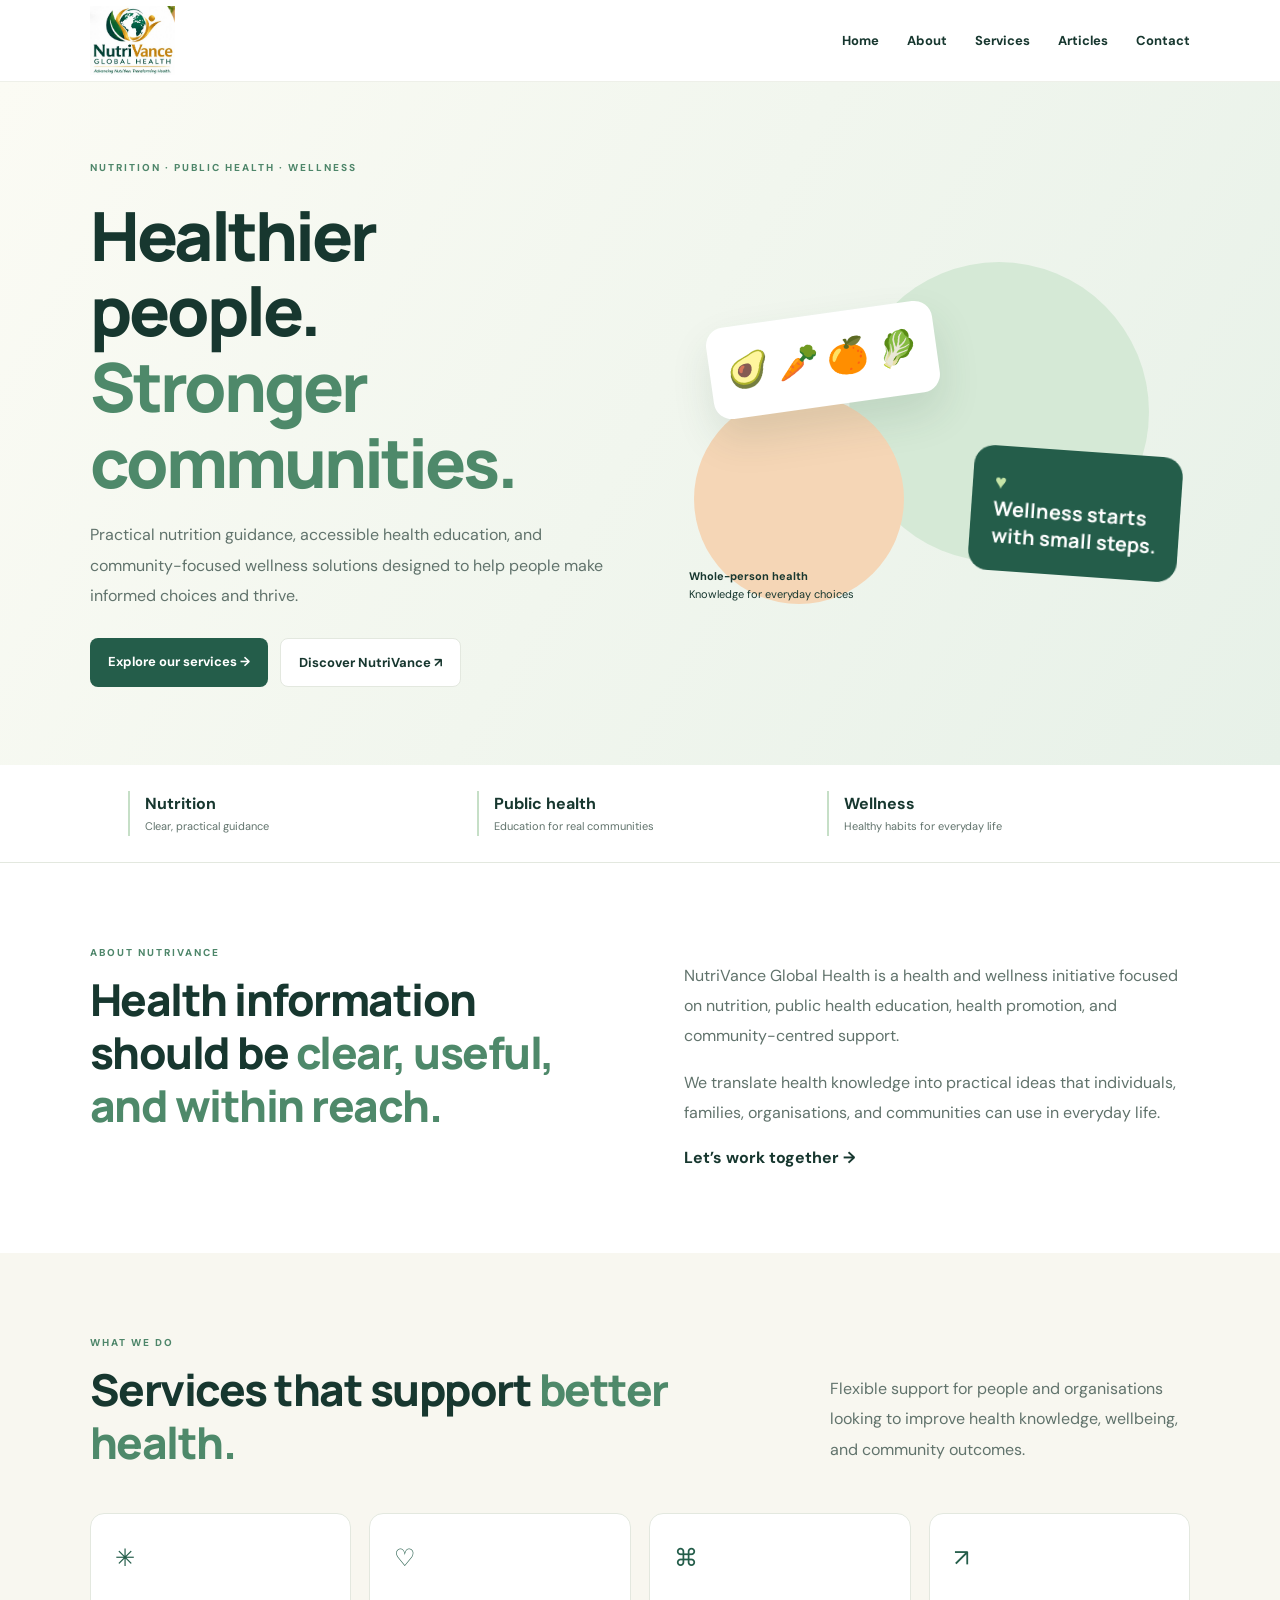
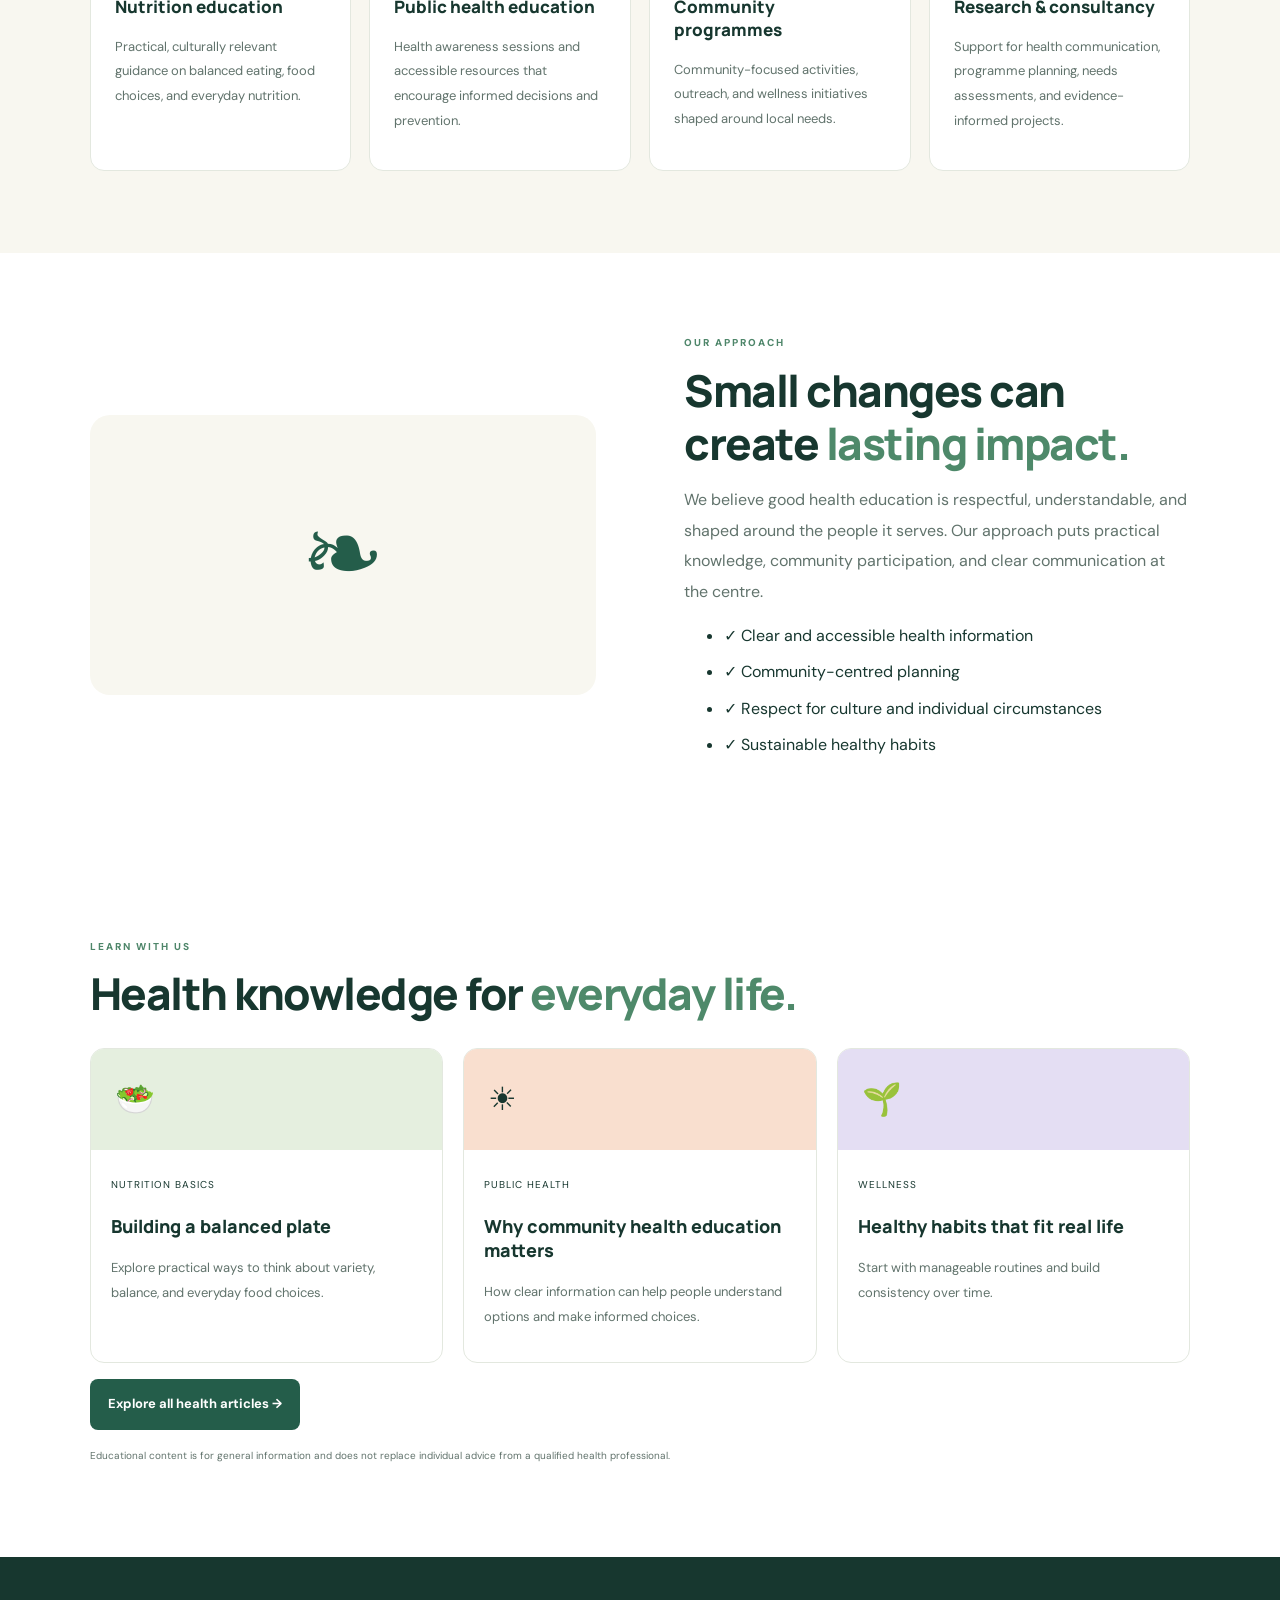
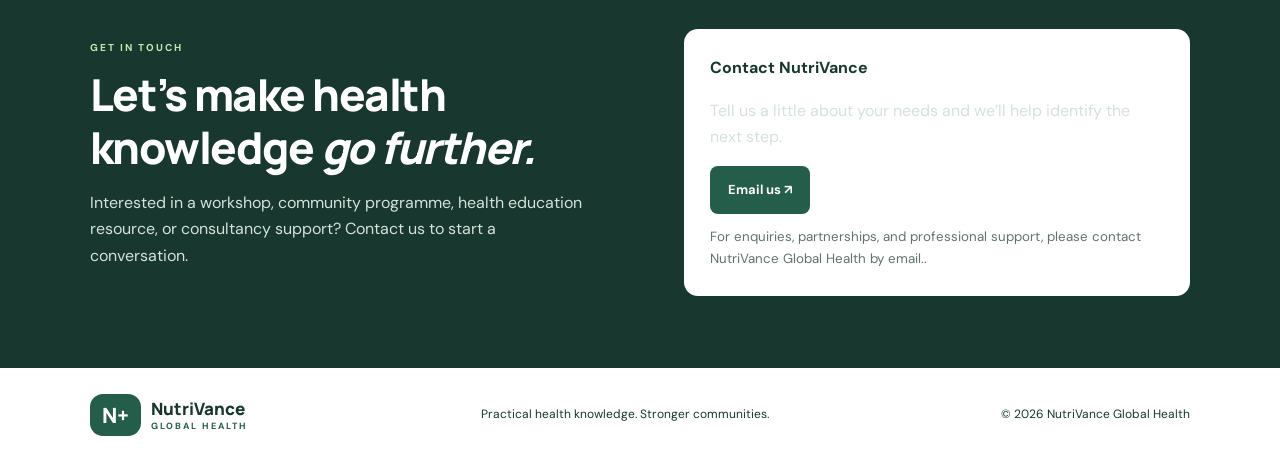
<file: index.html>
<!DOCTYPE html>
<html lang="en">
<head>
<meta charset="utf-8">
<meta name="viewport" content="width=device-width, initial-scale=1">
<meta name="description" content="NutriVance Global Health supports healthier communities through nutrition, public health education and wellness.">
<title>NutriVance Global Health</title>
<style>
@import url('https://fonts.googleapis.com/css2?family=DM+Sans:wght@400;500;600;700&family=Manrope:wght@400;500;600;700;800&display=swap');
:root{--ink:#17372f;--muted:#61736c;--green:#245d4a;--cream:#f8f7f0;--line:#e3e8df}
*{box-sizing:border-box}
html{scroll-behavior:smooth}
body{margin:0;color:var(--ink);font-family:'DM Sans',sans-serif;line-height:1.65}
a{color:inherit;text-decoration:none}
.header{height:82px;display:flex;align-items:center;justify-content:space-between;padding:0 7%;border-bottom:1px solid #eef0e9;background:white;position:sticky;top:0}
.brand{display:flex;align-items:center;gap:10px;font:800 17px Manrope}
.brand-logo{display:block;height:70px;width:auto;max-width:260px;object-fit:contain}
.mark{background:var(--green);color:white;border-radius:13px;padding:7px 12px;font-size:21px}
.brand small{display:block;letter-spacing:2px;font:700 9px 'DM Sans';color:var(--green)}
nav{display:flex;align-items:center;gap:28px;font-size:13px;font-weight:700}
.cta{background:var(--green);color:white;padding:12px 18px;border-radius:8px}
.hero{padding:78px 7%;display:grid;grid-template-columns:1fr 1fr;gap:6%;align-items:center;background:linear-gradient(120deg,#fbfbf4,#e7f1e8)}
.eyebrow,.tag{font-size:10px;letter-spacing:2px;font-weight:800;color:#4e866a}
.hero h1{font:800 clamp(42px,5.3vw,68px)/1.12 Manrope;letter-spacing:-3px;margin:20px 0}
.hero h1 em,.section h2 em{font-style:normal;color:#4e896a}
.hero p,.section p{color:var(--muted);line-height:1.9}
.hero p{max-width:540px}
.buttons{display:flex;gap:12px;margin-top:26px;flex-wrap:wrap}
.button{padding:13px 18px;border-radius:8px;font-weight:700;font-size:13px;background:var(--green);color:white;display:inline-block}
.button.secondary{background:white;color:var(--ink);border:1px solid var(--line)}
.art{height:360px;position:relative;display:grid;place-items:center}
.orb{position:absolute;border-radius:50%;width:300px;height:300px;background:#d5e9d6;right:8%;top:5%}
.orb2{position:absolute;border-radius:50%;width:210px;height:210px;background:#f5d6b6;left:4%;bottom:0}
.food{position:absolute;z-index:1;top:70px;left:7%;padding:18px;background:white;border-radius:18px;box-shadow:0 20px 40px #284f3920;font-size:34px;transform:rotate(-8deg)}
.heart{position:absolute;z-index:2;right:2%;bottom:28px;background:var(--green);color:white;padding:22px;border-radius:20px;transform:rotate(4deg);font:700 20px Manrope}
.heart span{color:#c6e4a7}
.caption{position:absolute;bottom:0;left:3%;font-size:11px}
.strip{display:grid;grid-template-columns:repeat(3,1fr);gap:24px;padding:26px 10%;border-bottom:1px solid var(--line)}
.strip div{border-left:2px solid #c6dfc7;padding-left:15px}
.strip strong,.strip span{display:block}
.strip span{font-size:11px;color:var(--muted)}
.section{padding:82px 7%}
.intro{display:grid;grid-template-columns:1fr 1fr;gap:8%;align-items:start}
.section h2,.contact h2{font:800 clamp(30px,3.5vw,44px)/1.2 Manrope;letter-spacing:-1.5px;margin:12px 0}
.services{background:var(--cream)}
.heading{display:flex;justify-content:space-between;gap:30px;align-items:end;margin-bottom:32px}
.heading p{max-width:360px}
.cards{display:grid;grid-template-columns:repeat(4,1fr);gap:18px}
.card{background:white;padding:24px;border:1px solid var(--line);border-radius:14px}
.card .icon{font-size:24px;color:var(--green)}
.card h3{font:800 17px Manrope}
.card p{font-size:13px}
.approach{display:grid;grid-template-columns:1fr 1fr;gap:8%;align-items:center}
.visual{background:var(--cream);border-radius:20px;min-height:280px;display:grid;place-items:center;font-size:100px;color:var(--green)}
.approach li{margin:10px 0}
.article-grid{display:grid;grid-template-columns:repeat(3,1fr);gap:20px;margin-top:28px}
.article{border:1px solid var(--line);border-radius:14px;overflow:hidden}
.article .emoji{padding:24px;background:#e5efdf;font-size:32px}
.article>div:last-child{padding:20px}
.article small{font-size:10px;letter-spacing:1px}
.article h3{font:800 18px Manrope}
.article p{font-size:13px}
.contact{padding:72px 7%;background:var(--ink);color:white;display:grid;grid-template-columns:1fr 1fr;gap:8%;align-items:center}
.contact p{color:#d5e2da}
.panel{background:white;color:var(--ink);padding:26px;border-radius:14px}
.panel small{display:block;color:var(--muted);margin-top:12px}
.footer{padding:26px 7%;display:flex;justify-content:space-between;align-items:center;gap:20px;font-size:12px;flex-wrap:wrap}
@media(max-width:800px){.hero,.intro,.approach,.contact{grid-template-columns:1fr}.hero{padding-top:48px}.art{height:300px}.cards{grid-template-columns:repeat(2,1fr)}.article-grid{grid-template-columns:1fr}.strip{padding:22px 7%;gap:12px}.heading{display:block}nav{gap:10px}}
@media(max-width:480px){.cards{grid-template-columns:1fr}.strip{grid-template-columns:1fr}.brand-logo{max-width:190px}}
</style>
</head>
<body>
<header class="header">
  <a class="brand" href="#home">
    <img src="nutrivance-logo.jpeg" alt="NutriVance Global Health" class="brand-logo">
  </a>
  <nav>
    <a href="#home">Home</a>
    <a href="#about">About</a>
    <a href="#services">Services</a>
    <a href="#articles">Articles</a>
    <a href="#contact">Contact</a>
  </nav>
</header>
<main><section class="hero" id="home"><div><div class="eyebrow">NUTRITION · PUBLIC HEALTH · WELLNESS</div><h1>Healthier people.<br><em>Stronger communities.</em></h1><p>Practical nutrition guidance, accessible health education, and community-focused wellness solutions designed to help people make informed choices and thrive.</p><div class="buttons"><a class="button" href="#services">Explore our services →</a><a class="button secondary" href="#about">Discover NutriVance ↗</a></div></div><div class="art"><div class="orb"></div><div class="orb2"></div><div class="food">🥑 🥕 🍊 🥬</div><div class="heart"><span>♥</span><br>Wellness starts<br>with small steps.</div><div class="caption"><b>Whole-person health</b><br>Knowledge for everyday choices</div></div></section>
<div class="strip"><div><strong>Nutrition</strong><span>Clear, practical guidance</span></div><div><strong>Public health</strong><span>Education for real communities</span></div><div><strong>Wellness</strong><span>Healthy habits for everyday life</span></div></div>
<section class="section intro" id="about"><div><div class="tag">ABOUT NUTRIVANCE</div><h2>Health information should be <em>clear, useful, and within reach.</em></h2></div><div><p>NutriVance Global Health is a health and wellness initiative focused on nutrition, public health education, health promotion, and community-centred support.</p><p>We translate health knowledge into practical ideas that individuals, families, organisations, and communities can use in everyday life.</p><a href="#contact"><b>Let’s work together →</b></a></div></section>
<section class="section services" id="services"><div class="heading"><div><div class="tag">WHAT WE DO</div><h2>Services that support <em>better health.</em></h2></div><p>Flexible support for people and organisations looking to improve health knowledge, wellbeing, and community outcomes.</p></div><div class="cards"><article class="card"><div class="icon">✳</div><h3>Nutrition education</h3><p>Practical, culturally relevant guidance on balanced eating, food choices, and everyday nutrition.</p></article><article class="card"><div class="icon">♡</div><h3>Public health education</h3><p>Health awareness sessions and accessible resources that encourage informed decisions and prevention.</p></article><article class="card"><div class="icon">⌘</div><h3>Community programmes</h3><p>Community-focused activities, outreach, and wellness initiatives shaped around local needs.</p></article><article class="card"><div class="icon">↗</div><h3>Research & consultancy</h3><p>Support for health communication, programme planning, needs assessments, and evidence-informed projects.</p></article></div></section>
<section class="section approach" id="approach"><div class="visual">❧</div><div><div class="tag">OUR APPROACH</div><h2>Small changes can create <em>lasting impact.</em></h2><p>We believe good health education is respectful, understandable, and shaped around the people it serves. Our approach puts practical knowledge, community participation, and clear communication at the centre.</p><ul><li>✓ Clear and accessible health information</li><li>✓ Community-centred planning</li><li>✓ Respect for culture and individual circumstances</li><li>✓ Sustainable healthy habits</li></ul></div></section>
<section class="section articles" id="articles"><div class="tag">LEARN WITH US</div><h2>Health knowledge for <em>everyday life.</em></h2><div class="article-grid"><article class="article"><div class="emoji">🥗</div><div><small>NUTRITION BASICS</small><h3>Building a balanced plate</h3><p>Explore practical ways to think about variety, balance, and everyday food choices.</p></div></article><article class="article"><div class="emoji" style="background:#f9dfcf">☀</div><div><small>PUBLIC HEALTH</small><h3>Why community health education matters</h3><p>How clear information can help people understand options and make informed choices.</p></div></article><article class="article"><div class="emoji" style="background:#e4def3">🌱</div><div><small>WELLNESS</small><h3>Healthy habits that fit real life</h3><p>Start with manageable routines and build consistency over time.</p></div></article></div><p><a class="button" href="articles.html">Explore all health articles →</a></p><p style="font-size:10px">Educational content is for general information and does not replace individual advice from a qualified health professional.</p></section>
<section class="contact" id="contact"><div><div class="tag" style="color:#c6e4a7">GET IN TOUCH</div><h2>Let’s make health knowledge <em>go further.</em></h2><p>Interested in a workshop, community programme, health education resource, or consultancy support? Contact us to start a conversation.</p></div><div class="panel"><b>Contact NutriVance</b><p>Tell us a little about your needs and we’ll help identify the next step.</p><a class="button" href="mailto:nutrivance3@gmail.com?subject=NutriVance%20Global%20Health%20Enquiry">Email us ↗</a><small>For enquiries, partnerships, and professional support, please contact NutriVance Global Health by email..</small></div></section></main>
<footer class="footer"><a class="brand" href="#home"><span class="mark">N+</span><span>NutriVance<small>GLOBAL HEALTH</small></span></a><span>Practical health knowledge. Stronger communities.</span><span>© <span id="year"></span> NutriVance Global Health</span></footer><script>document.getElementById('year').textContent=new Date().getFullYear()</script></body></html>
</footer>
<script>
document.getElementById('year').textContent = new Date().getFullYear();
</script>
</body>
</html>
</file>
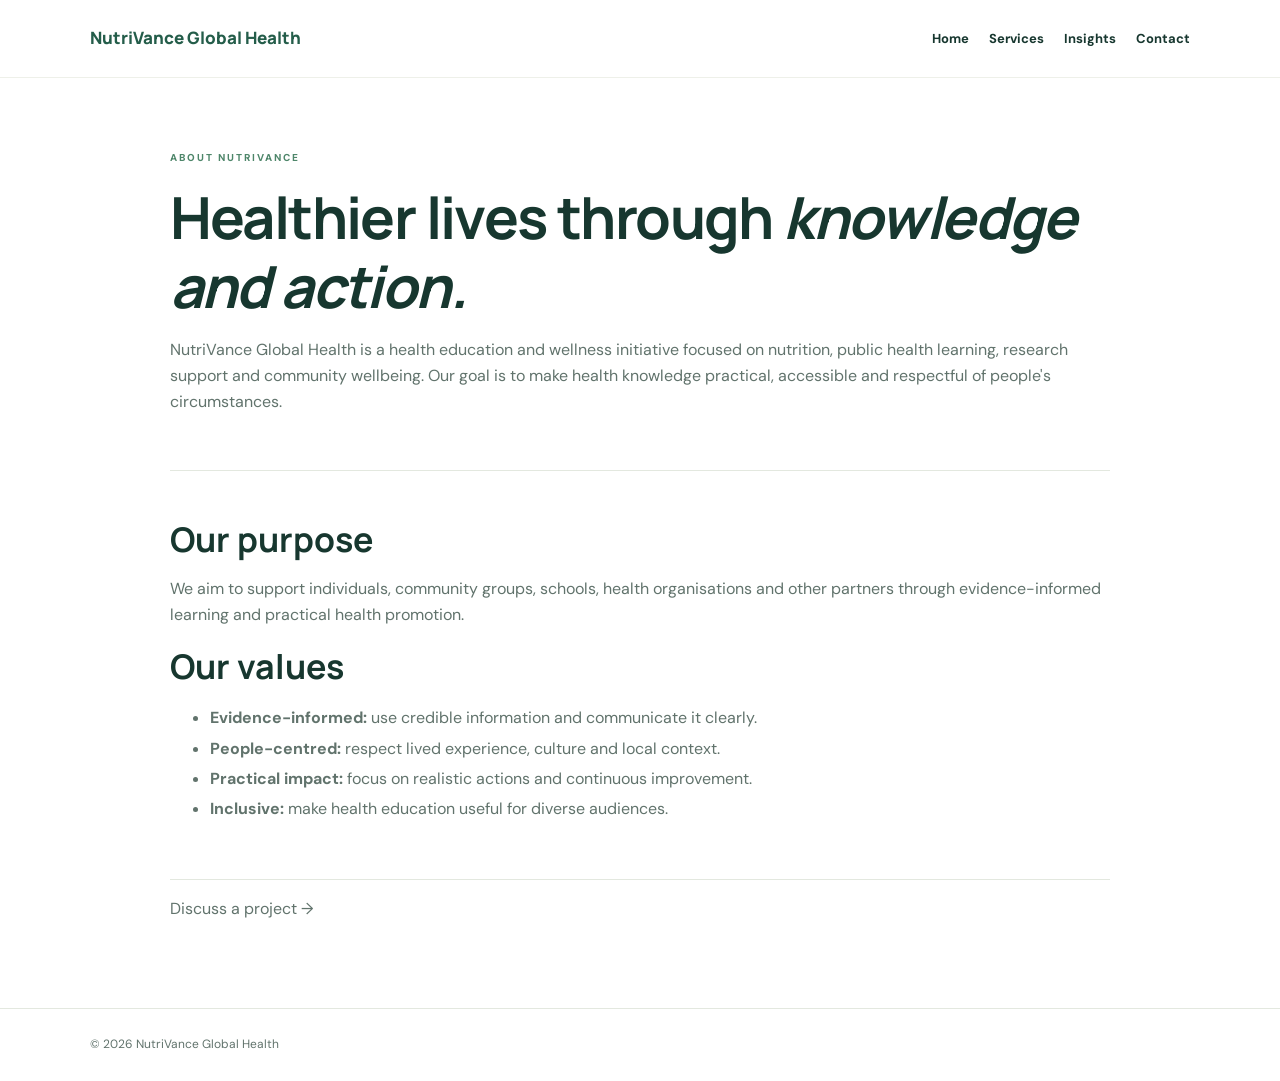
<file: about.html>
<!doctype html><html lang="en"><head><meta charset="utf-8"><meta name="viewport" content="width=device-width,initial-scale=1"><title>About | NutriVance Global Health</title><link rel="stylesheet" href="styles.css"></head><body><header><a href="index.html">NutriVance Global Health</a><nav><a href="index.html">Home</a> <a href="services.html">Services</a> <a href="articles.html">Insights</a> <a href="contact.html">Contact</a></nav></header><main><section><p>ABOUT NUTRIVANCE</p><h1>Healthier lives through <em>knowledge and action.</em></h1><p>NutriVance Global Health is a health education and wellness initiative focused on nutrition, public health learning, research support and community wellbeing. Our goal is to make health knowledge practical, accessible and respectful of people's circumstances.</p></section><section><h2>Our purpose</h2><p>We aim to support individuals, community groups, schools, health organisations and other partners through evidence-informed learning and practical health promotion.</p><h2>Our values</h2><ul><li><b>Evidence-informed:</b> use credible information and communicate it clearly.</li><li><b>People-centred:</b> respect lived experience, culture and local context.</li><li><b>Practical impact:</b> focus on realistic actions and continuous improvement.</li><li><b>Inclusive:</b> make health education useful for diverse audiences.</li></ul></section><p><a href="contact.html">Discuss a project →</a></p></main><footer>© <span class="year"></span> NutriVance Global Health</footer><script src="script.js"></script></body></html>
</file>
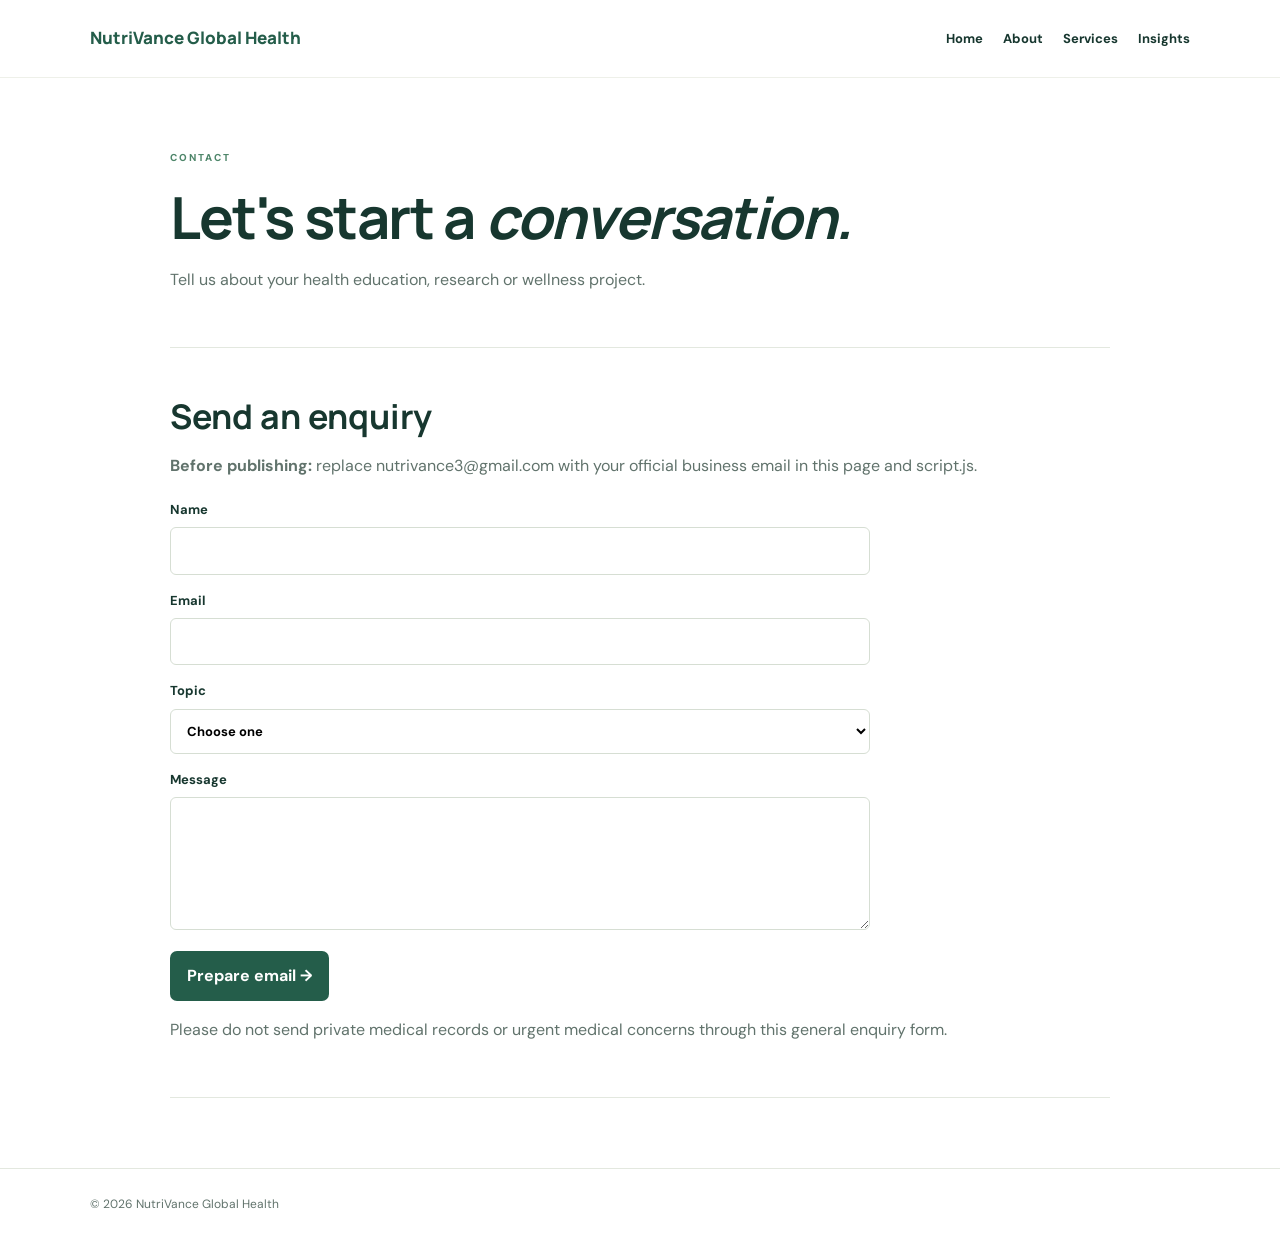
<file: contact.html>
<!doctype html><html lang="en"><head><meta charset="utf-8"><meta name="viewport" content="width=device-width,initial-scale=1"><title>Contact | NutriVance Global Health</title><link rel="stylesheet" href="styles.css"></head><body><header><a href="index.html">NutriVance Global Health</a><nav><a href="index.html">Home</a> <a href="about.html">About</a> <a href="services.html">Services</a> <a href="articles.html">Insights</a></nav></header><main><section><p>CONTACT</p><h1>Let's start a <em>conversation.</em></h1><p>Tell us about your health education, research or wellness project.</p></section><section><h2>Send an enquiry</h2><p><b>Before publishing:</b> replace nutrivance3@gmail.com with your official business email in this page and script.js.</p><form id="contact-form"><label>Name<br><input name="name" required></label><br><label>Email<br><input name="email" type="email" required></label><br><label>Topic<br><select name="topic" required><option value="">Choose one</option><option>Nutrition education</option><option>Public health education</option><option>Research and consultancy</option><option>Wellness programme</option><option>Partnership / other</option></select></label><br><label>Message<br><textarea name="message" rows="5" required></textarea></label><br><button type="submit">Prepare email →</button><p id="form-status" aria-live="polite"></p></form><p>Please do not send private medical records or urgent medical concerns through this general enquiry form.</p></section></main><footer>© <span class="year"></span> NutriVance Global Health</footer><script src="script.js"></script></body></html>
</file>
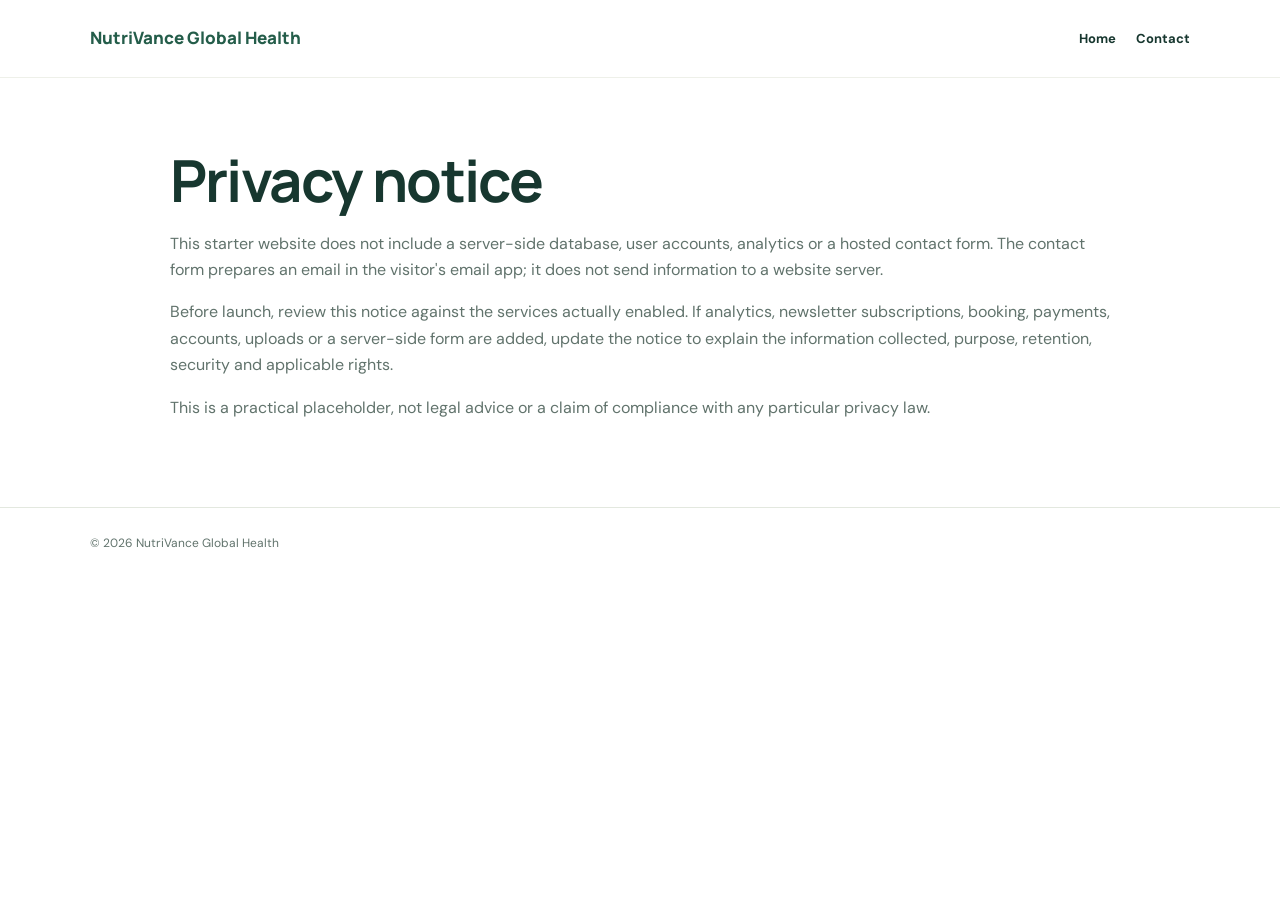
<file: privacy.html>
<!doctype html><html lang="en"><head><meta charset="utf-8"><meta name="viewport" content="width=device-width,initial-scale=1"><title>Privacy notice | NutriVance Global Health</title><link rel="stylesheet" href="styles.css"></head><body><header><a href="index.html">NutriVance Global Health</a><nav><a href="index.html">Home</a> <a href="contact.html">Contact</a></nav></header><main><h1>Privacy notice</h1><p>This starter website does not include a server-side database, user accounts, analytics or a hosted contact form. The contact form prepares an email in the visitor's email app; it does not send information to a website server.</p><p>Before launch, review this notice against the services actually enabled. If analytics, newsletter subscriptions, booking, payments, accounts, uploads or a server-side form are added, update the notice to explain the information collected, purpose, retention, security and applicable rights.</p><p>This is a practical placeholder, not legal advice or a claim of compliance with any particular privacy law.</p></main><footer>© <span class="year"></span> NutriVance Global Health</footer><script src="script.js"></script></body></html>
</file>
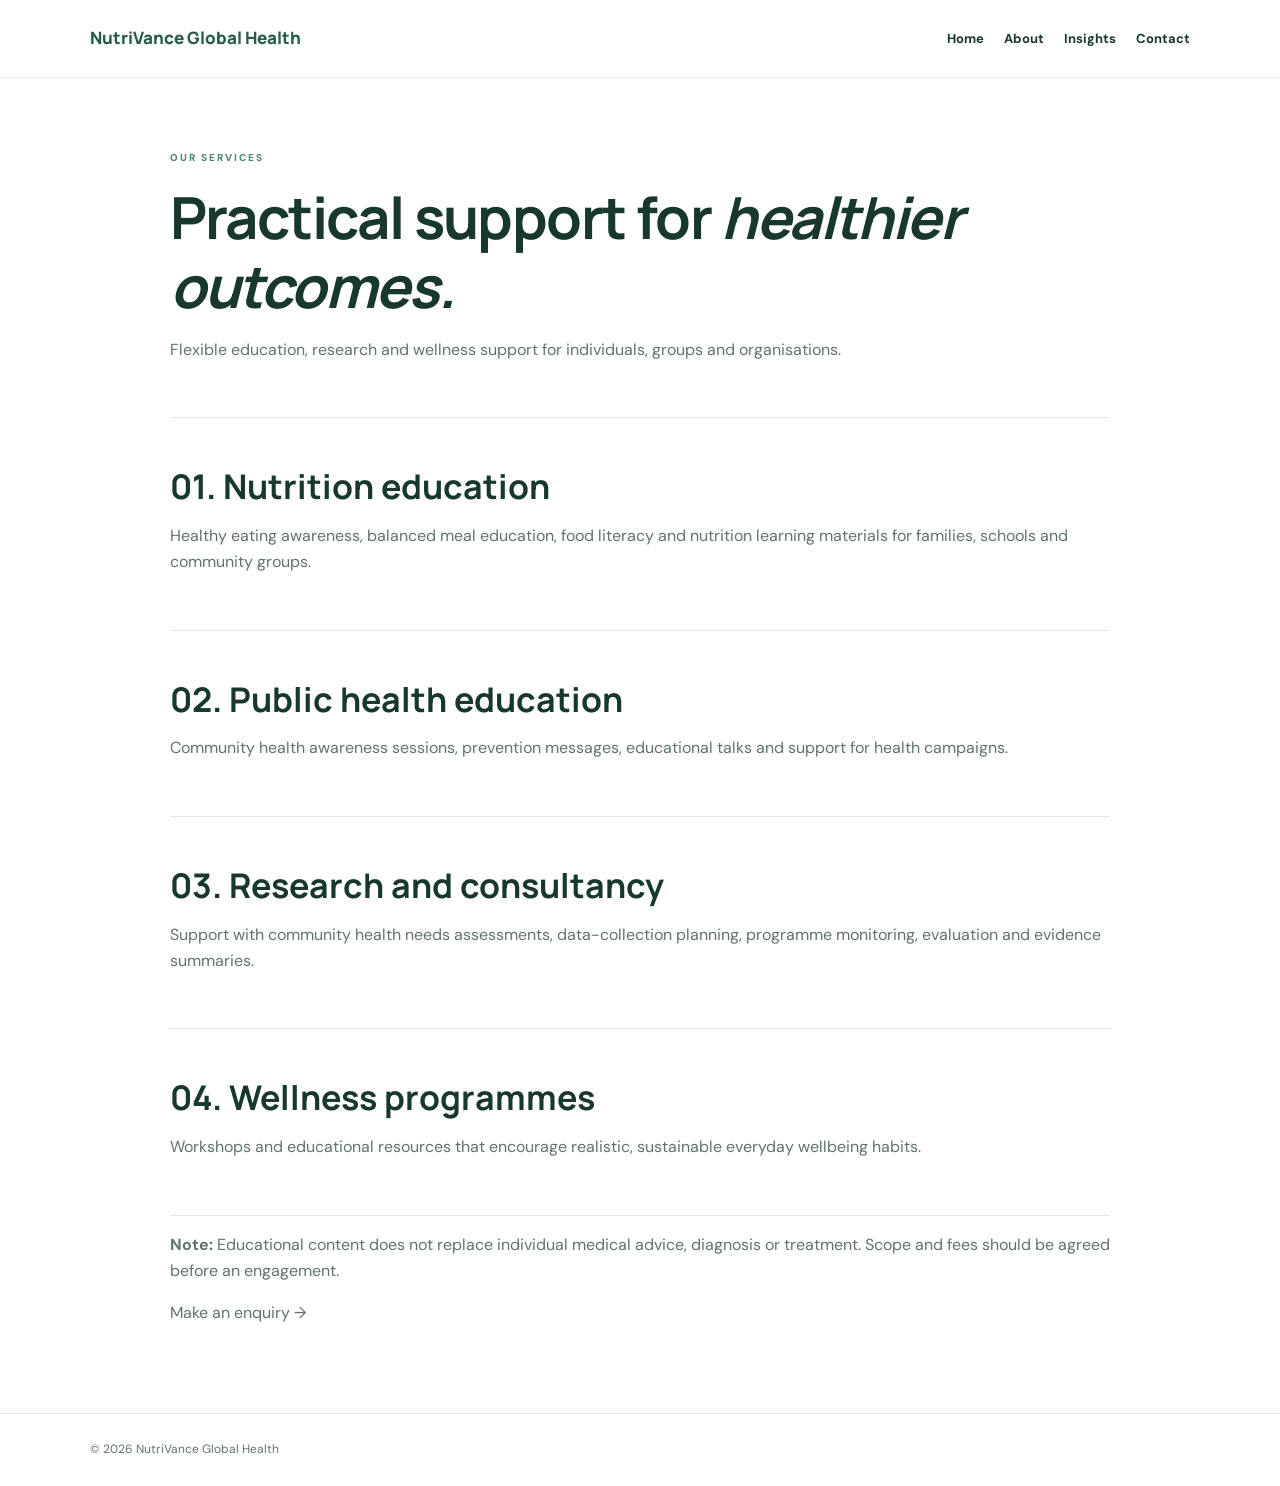
<file: services.html>
<!doctype html><html lang="en"><head><meta charset="utf-8"><meta name="viewport" content="width=device-width,initial-scale=1"><title>Services | NutriVance Global Health</title><link rel="stylesheet" href="styles.css"></head><body><header><a href="index.html">NutriVance Global Health</a><nav><a href="index.html">Home</a> <a href="about.html">About</a> <a href="articles.html">Insights</a> <a href="contact.html">Contact</a></nav></header><main><section><p>OUR SERVICES</p><h1>Practical support for <em>healthier outcomes.</em></h1><p>Flexible education, research and wellness support for individuals, groups and organisations.</p></section><section id="nutrition"><h2>01. Nutrition education</h2><p>Healthy eating awareness, balanced meal education, food literacy and nutrition learning materials for families, schools and community groups.</p></section><section id="public-health"><h2>02. Public health education</h2><p>Community health awareness sessions, prevention messages, educational talks and support for health campaigns.</p></section><section id="research"><h2>03. Research and consultancy</h2><p>Support with community health needs assessments, data-collection planning, programme monitoring, evaluation and evidence summaries.</p></section><section id="wellness"><h2>04. Wellness programmes</h2><p>Workshops and educational resources that encourage realistic, sustainable everyday wellbeing habits.</p></section><p><b>Note:</b> Educational content does not replace individual medical advice, diagnosis or treatment. Scope and fees should be agreed before an engagement.</p><p><a href="contact.html">Make an enquiry →</a></p></main><footer>© <span class="year"></span> NutriVance Global Health</footer><script src="script.js"></script></body></html>
</file>
<file: styles.css>
@import url('https://fonts.googleapis.com/css2?family=DM+Sans:wght@400;500;600;700&family=Manrope:wght@500;600;700;800&display=swap');
:root{--ink:#17372f;--muted:#61736c;--green:#245d4a;--cream:#f8f7f0;--line:#e3e8df;--white:#fff;}
*{box-sizing:border-box}html{scroll-behavior:smooth}body{margin:0;color:var(--ink);background:#fff;font-family:'DM Sans',Arial,sans-serif;line-height:1.65}a{color:inherit;text-decoration:none}header{min-height:78px;display:flex;align-items:center;justify-content:space-between;gap:18px;padding:14px 7%;border-bottom:1px solid #eef0e9;background:#fff;flex-wrap:wrap}header>a:first-child{font-family:Manrope,sans-serif;font-weight:800;font-size:17px;color:var(--green)}nav{display:flex;gap:20px;flex-wrap:wrap;font-size:13px;font-weight:700}nav a:hover,a:hover{color:#4e896a}main{max-width:1120px;margin:0 auto;padding:52px 7% 70px}main>section{padding:30px 0 38px;border-bottom:1px solid var(--line)}main>section:first-child{padding-top:10px}main>section>p:first-child{font-size:10px;letter-spacing:2px;font-weight:800;color:#4e866a;text-transform:uppercase}h1,h2,h3{font-family:Manrope,sans-serif;line-height:1.2;color:var(--ink)}h1{font-size:clamp(36px,5vw,58px);letter-spacing:-1.6px;margin:15px 0}h2{font-size:clamp(24px,3vw,34px);margin:18px 0 12px}p,li{color:var(--muted)}button,.button,input,textarea,select{font:inherit}button,.button{display:inline-block;border:0;background:var(--green);color:white;padding:12px 17px;border-radius:7px;font-weight:700;cursor:pointer}input,textarea,select{width:100%;max-width:700px;padding:12px;border:1px solid #d6ded3;border-radius:6px;background:white;margin:5px 0 12px}textarea{resize:vertical}label{font-weight:700;font-size:13px}footer{padding:26px 7%;border-top:1px solid var(--line);font-size:12px;color:var(--muted)}footer a{color:var(--green)}ul{line-height:1.9}@media(max-width:650px){header{padding:14px 5%;align-items:flex-start}nav{gap:12px}main{padding:35px 5% 55px}}
</file>
